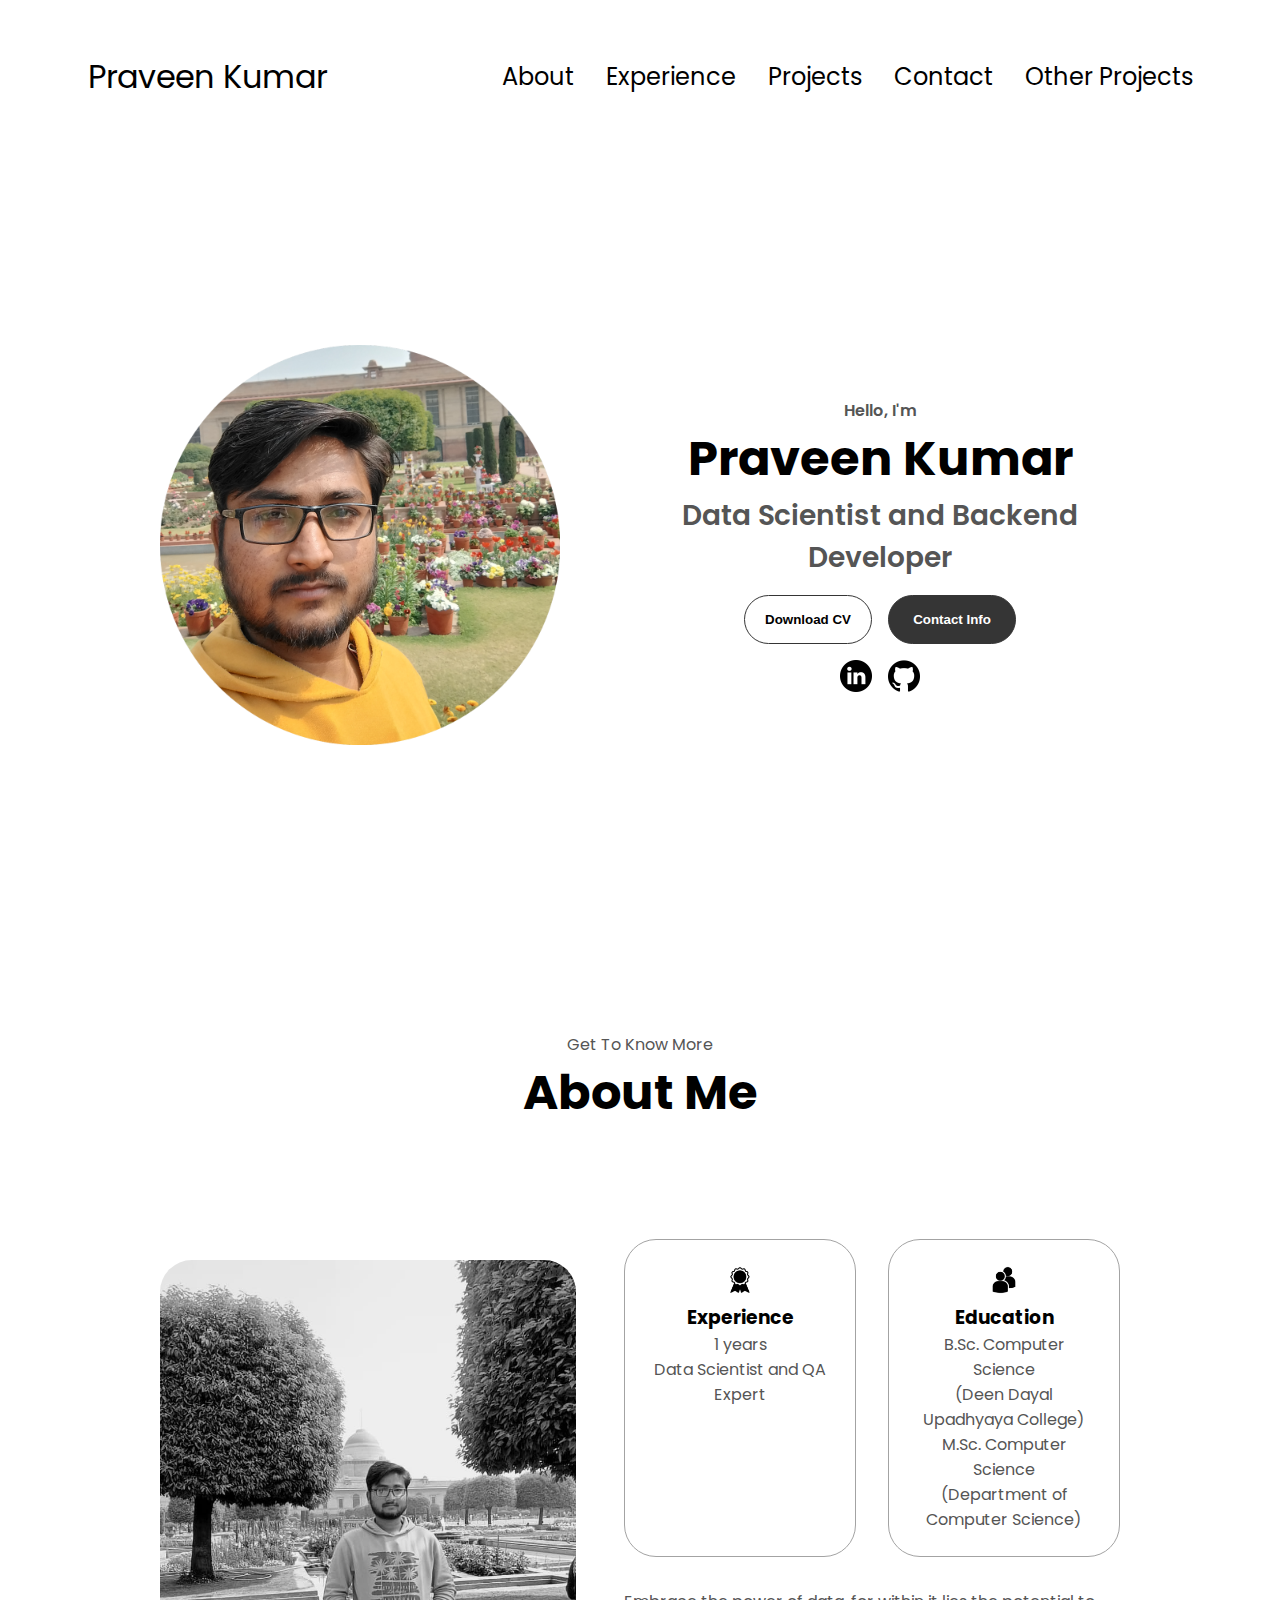
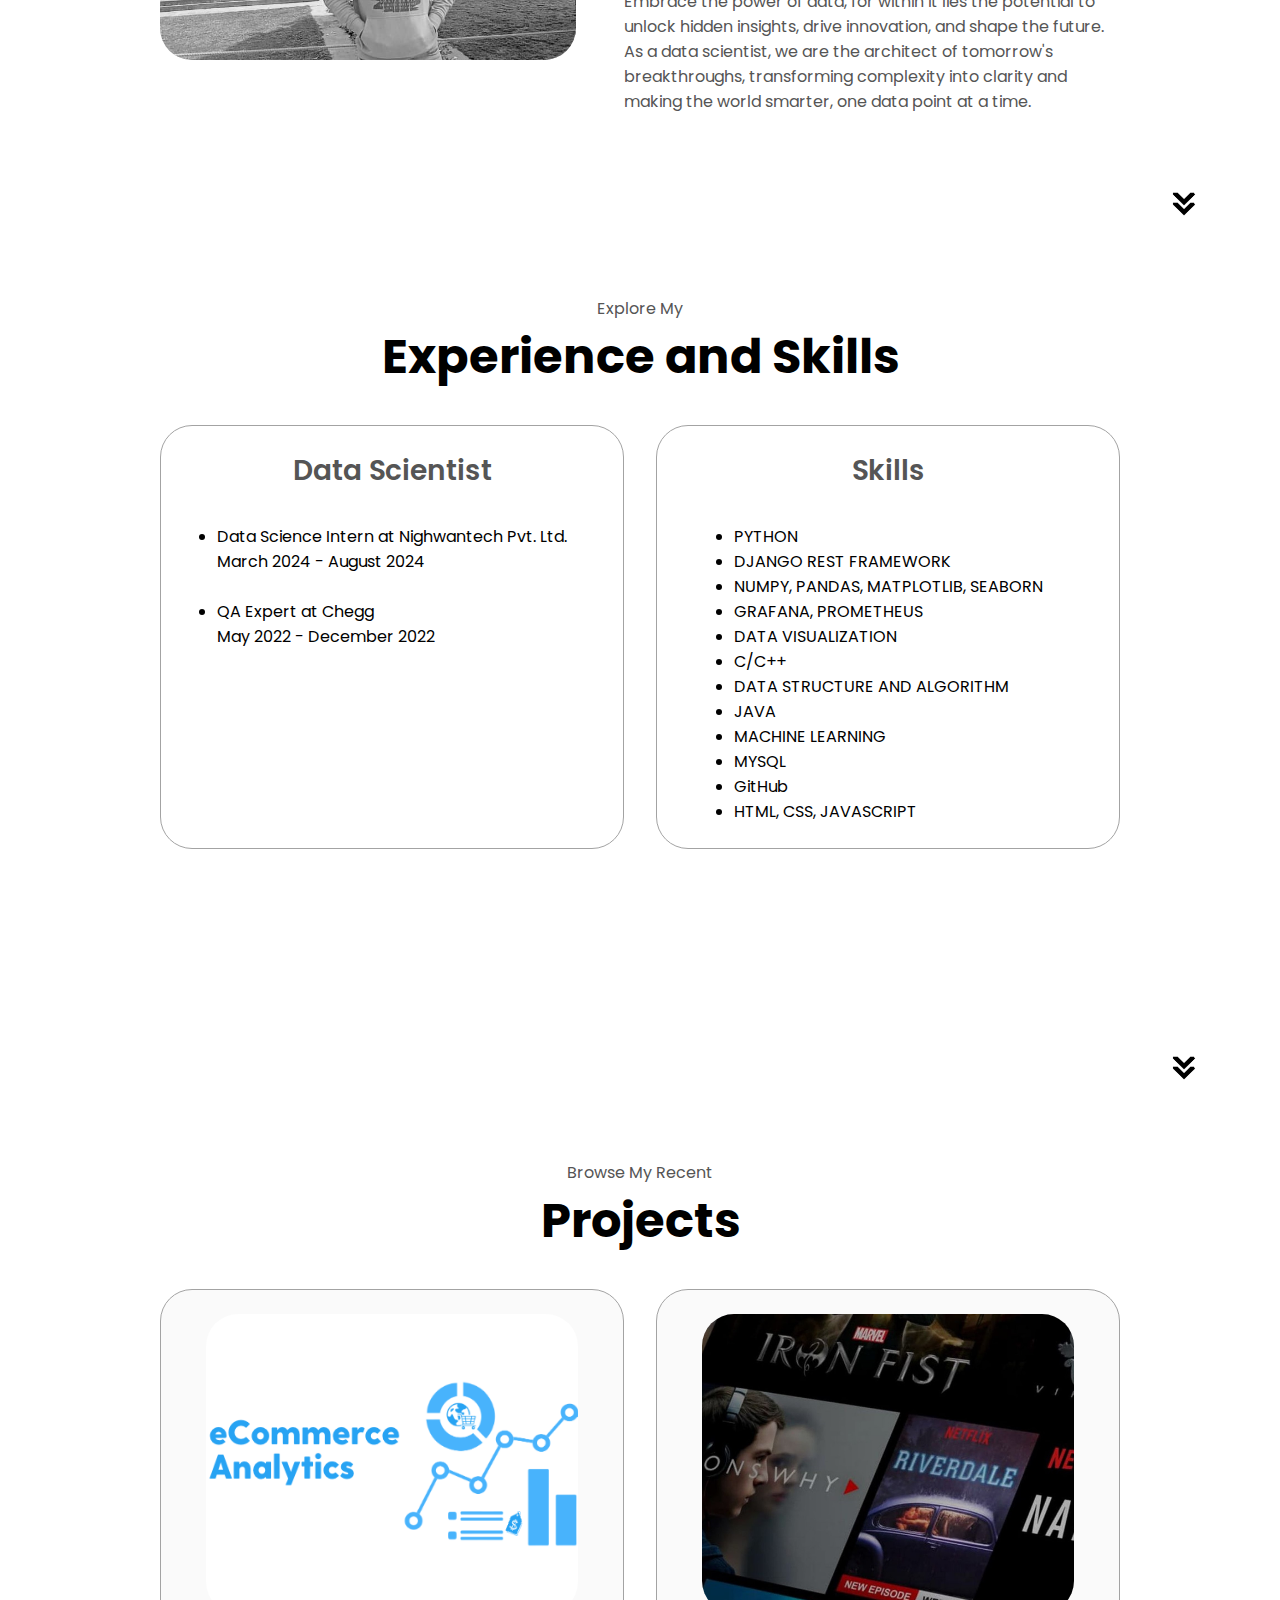
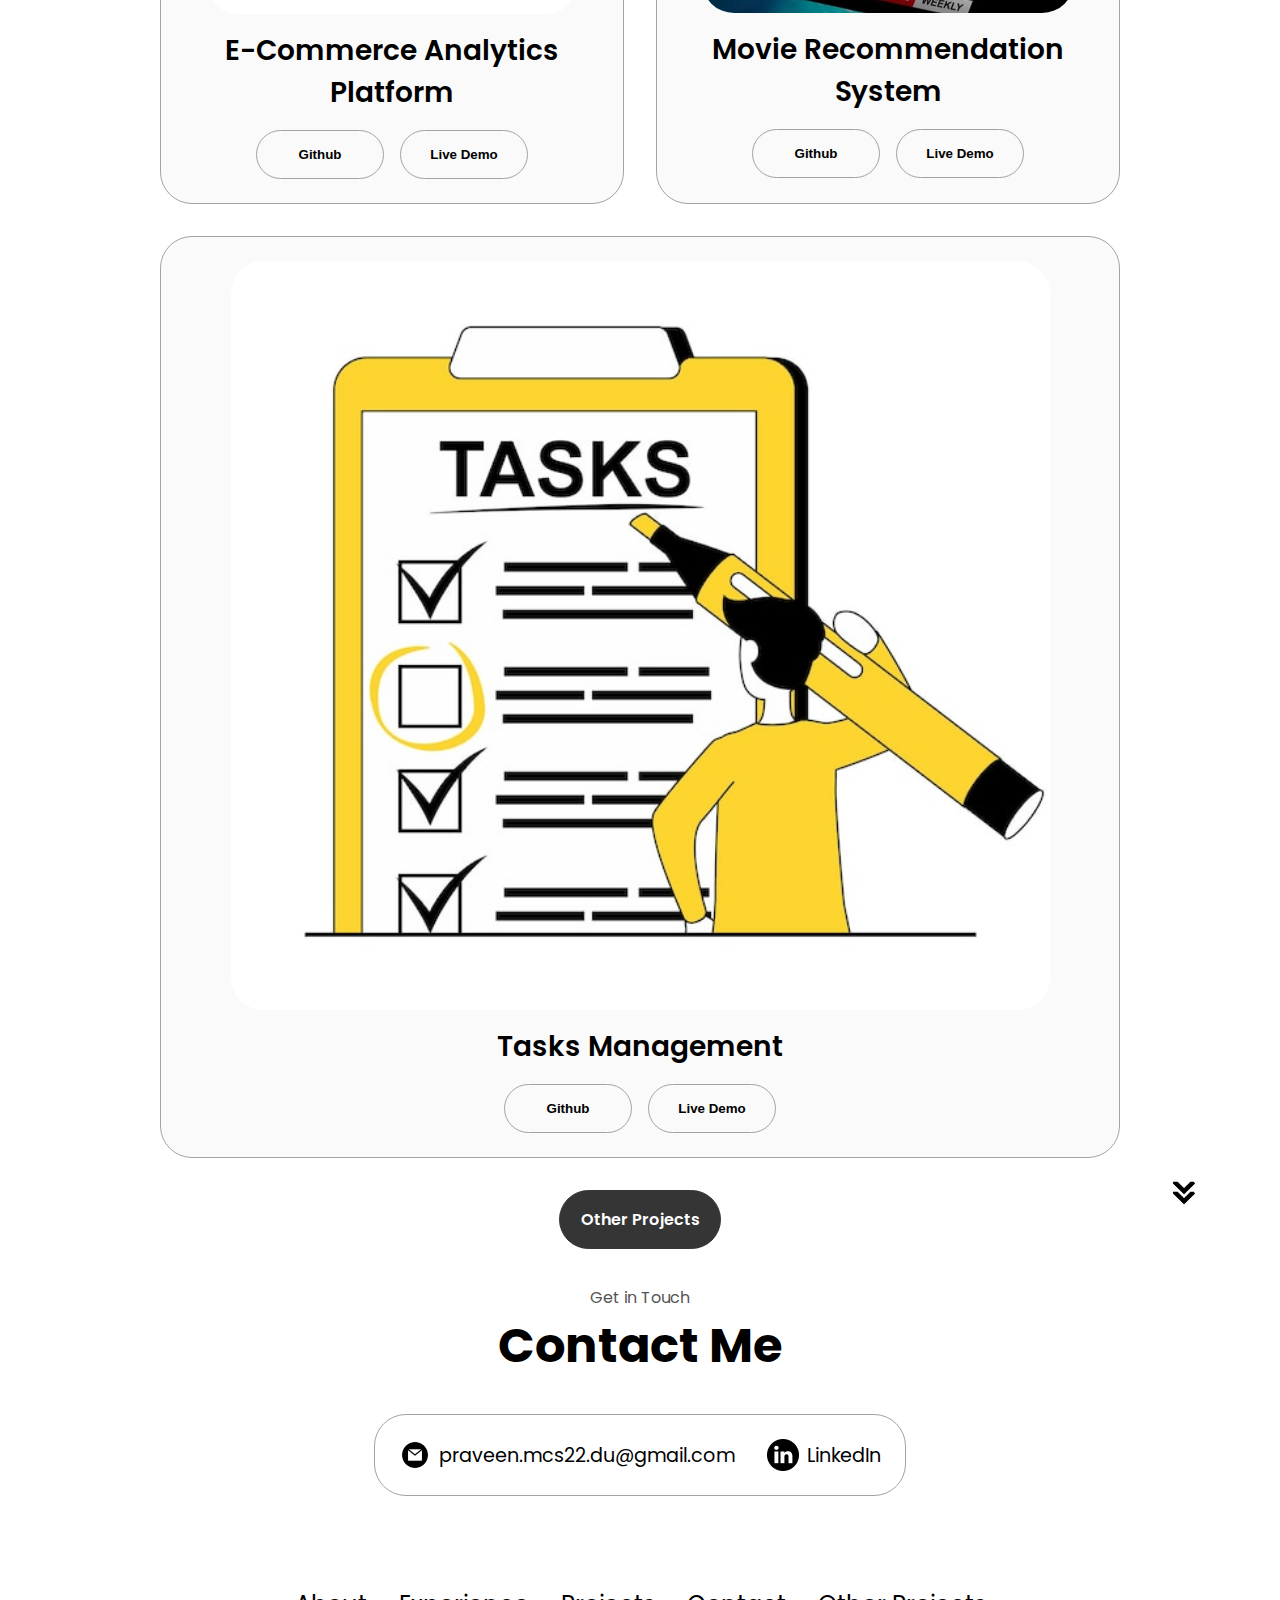
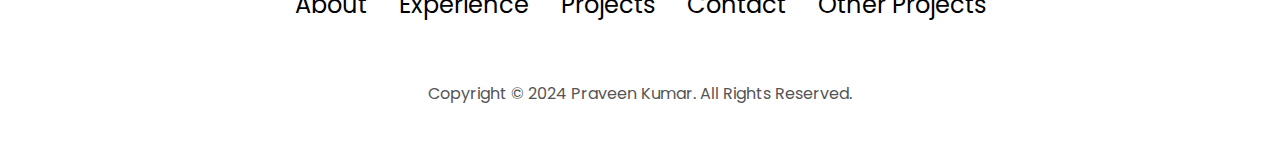
<file: index.html>
<!DOCTYPE html>
<html lang="en">
  <head>
    <meta charset="UTF-8" />
    <meta http-equiv="X-UA-Compatible" content="IE=edge" />
    <meta name="viewport" content="width=device-width, initial-scale=1.0" />
    <title>My Portfolio</title>
    <link rel="stylesheet" href="style.css" />
    <link rel="stylesheet" href="mediaqueries.css" />
  </head>
  <body>
    <nav id="desktop-nav">
      <div class="logo">Praveen Kumar</div>
      <div>
        <ul class="nav-links">
          <li><a href="#about">About</a></li>
          <li><a href="#experience">Experience</a></li>
          <li><a href="#projects">Projects</a></li>
          <li><a href="#contact">Contact</a></li>
          <li><a href="other-projects.html">Other Projects</a></li>
        </ul>
      </div>
    </nav>
    <nav id="hamburger-nav">
      <div class="logo">Praveen Kumar</div>
      <div class="hamburger-menu">
        <div class="hamburger-icon" onclick="toggleMenu()">
          <span></span>
          <span></span>
          <span></span>
        </div>
        <div class="menu-links">
          <li><a href="#about" onclick="toggleMenu()">About</a></li>
          <li><a href="#experience" onclick="toggleMenu()">Experience</a></li>
          <li><a href="#projects" onclick="toggleMenu()">Projects</a></li>
          <li><a href="#contact" onclick="toggleMenu()">Contact</a></li>
          <li><a href="other-projects.html">Other Projects</a></li>
        </div>
      </div>
    </nav>
    <section id="profile">
      <div class="section__pic-container">
        <img src="./assets/profile-praveen.png" alt="John Doe profile picture" />
      </div>
      <div class="section__text">
        <p class="section__text__p1">Hello, I'm</p>
        <h1 class="title">Praveen Kumar</h1>
        <p class="section__text__p2">Data Scientist and Backend Developer</p>
        <div class="btn-container">
          <button
            class="btn btn-color-2"
            onclick="window.open('./assets/Praveen-Kumar-Msc-Software-Developer.pdf', '_blank')"
          >
            Download CV
          </button>
          <button class="btn btn-color-1" onclick="location.href='./#contact'">
            Contact Info
          </button>
        </div>
        <div id="socials-container">
          <img
            src="./assets/linkedin.png"
            alt="My LinkedIn profile"
            class="icon"
            onclick="window.open('https://www.linkedin.com/in/praveen-kumar-theasurus/', '_blank')"
          />
          <img
            src="./assets/github.png"
            alt="My Github profile"
            class="icon"
            onclick="window.open('https://github.com/praveenkumar0607/', '_blank')"
          />
        </div>
      </div>
    </section>
    <section id="about">
      <p class="section__text__p1">Get To Know More</p>
      <h1 class="title">About Me</h1>
      <div class="section-container">
        <div class="section__pic-container">
          <img
            src="./assets/about-pic.jpg"
            alt="Profile picture"
            class="about-pic"
          />
        </div>
        <div class="about-details-container">
          <div class="about-containers">
            <div class="details-container">
              <img
                src="./assets/experience.png"
                alt="Experience icon"
                class="icon"
              />
              <h3>Experience</h3>
              <p>1 years <br />Data Scientist and QA Expert</p>
            </div>
            <div class="details-container">
              <img
                src="./assets/education.png"
                alt="Education icon"
                class="icon"
              />
              <h3>Education</h3>
              <p>B.Sc. Computer Science<br />(Deen Dayal Upadhyaya College)<br />M.Sc. Computer Science<br />(Department of Computer Science)</p>
            </div>
          </div>
          <div class="text-container">
            <p>
              Embrace the power of data, for within it lies the potential to unlock hidden insights, drive innovation, 
              and shape the future. As a data scientist, we are the architect of tomorrow's breakthroughs, transforming 
              complexity into clarity and making the world smarter, one data point at a time.
            </p>
          </div>
        </div>
      </div>
      <img
        src="./assets/arrow.png"
        alt="Arrow icon"
        class="icon arrow"
        onclick="location.href='./#experience'"
      />
    </section>
    <section id="experience">
      <p class="section__text__p1">Explore My</p>
      <h1 class="title">Experience and Skills</h1>
      <div class="experience-details-container">
        <div class="about-containers">
          <div class="details-container">
            <h2 class="experience-sub-title">Data Scientist</h2>
            <div class="article-container">
              <ul>
                <li>Data Science Intern at Nighwantech Pvt. Ltd.<br>
                    March 2024 - August 2024
                </li><br>
                <li>QA Expert at Chegg<br>
                  May 2022 - December 2022
                </li>
              </ul>
            </div>
          </div>
          <div class="details-container">
            <h2 class="experience-sub-title">Skills</h2>
            <div class="article-container">
              <ul>
                <li>PYTHON</li>
                <li>DJANGO REST FRAMEWORK</li>
                <li>NUMPY, PANDAS, MATPLOTLIB, SEABORN</li>
                <li>GRAFANA, PROMETHEUS</li>
                <li>DATA VISUALIZATION</li>
                <li>C/C++</li>
                <li>DATA STRUCTURE AND ALGORITHM</li>
                <li>JAVA</li>
                <li>MACHINE LEARNING</li>
                <li>MYSQL</li>
                <li>GitHub</li>
                <li>HTML, CSS, JAVASCRIPT</li>
              </ul>
            </div>
          </div>
        </div>
      </div>
      <img
        src="./assets/arrow.png"
        alt="Arrow icon"
        class="icon arrow"
        onclick="location.href='./#projects'"
      />
    </section>
    <section id="projects">
      <p class="section__text__p1">Browse My Recent</p>
      <h1 class="title">Projects</h1>
      <div class="experience-details-container">
        <div class="about-containers">
          <div class="details-container color-container">
            <div class="article-container">
              <img
                src="./assets/project-1.png"
                alt="Project 1"
                class="project-img"
              />
            </div>
            <h2 class="experience-sub-title project-title">E-Commerce Analytics Platform</h2>
            <div class="btn-container">
              <button
                class="btn btn-color-2 project-btn"
                onclick="window.open('https://github.com/praveenkumar0607/', '_blank')"
              >
                Github
              </button>
              <button
                class="btn btn-color-2 project-btn"
                onclick="window.open('https://github.com/praveenkumar0607/', '_blank')"
              >
                Live Demo
              </button>
            </div>
          </div>
          <div class="details-container color-container">
            <div class="article-container">
              <img
                src="./assets/project-2.jpg"
                alt="Project 2"
                class="project-img"
              />
            </div>
            <h2 class="experience-sub-title project-title">Movie Recommendation System</h2>
            <div class="btn-container">
              <button
                class="btn btn-color-2 project-btn"
                onclick="window.open('https://github.com/praveenkumar0607/movie-recommendation-system/', '_blank')"
              >
                Github
              </button>
              <button
                class="btn btn-color-2 project-btn"
                onclick="window.open('https://theasurus.pythonanywhere.com/', '_blank')"
              >
                Live Demo
              </button>
            </div>
          </div>
          <div class="details-container color-container">
            <div class="article-container">
              <img
                src="./assets/Tasks.jpg"
                alt="Project 3"
                class="project-img"
              />
            </div>
            <h2 class="experience-sub-title project-title">Tasks Management</h2>
            <div class="btn-container">
              <button
                class="btn btn-color-2 project-btn"
                onclick="window.open('https://github.com/praveenkumar0607/Task-Manager/', '_blank')"
              >
                Github
              </button>
              <button
                class="btn btn-color-2 project-btn"
                onclick="window.open('https://theasurus2.pythonanywhere.com/', '_blank')"
              >
                Live Demo
              </button>
            </div>
          </div>
        </div>
      </div>
      <!-- New Link Added Here -->
      <div class="btn-container">
        <a href="other-projects.html" class="btn btn-color-1 no-underline">Other Projects</a>
      </div>
      <img
        src="./assets/arrow.png"
        alt="Arrow icon"
        class="icon arrow"
        onclick="location.href='./#contact'"
      />
    </section>
    <section id="contact">
      <p class="section__text__p1">Get in Touch</p>
      <h1 class="title">Contact Me</h1>
      <div class="contact-info-upper-container">
        <div class="contact-info-container">
          <img
            src="./assets/email.png"
            alt="Email icon"
            class="icon contact-icon"
          />
          <p><a href="mailto:praveen.mcs22.du@gmail.com">praveen.mcs22.du@gmail.com</a></p>
        </div>
        <div class="contact-info-container">
          <img
            src="./assets/linkedin.png"
            alt="LinkedIn icon"
            class="icon contact-icon"
          />
          <p><a href="https://www.linkedin.com/in/praveen-kumar-theasurus/" target="_blank">LinkedIn</a></p>
        </div>
      </div>
    </section>
    <footer>
      <nav>
        <div class="nav-links-container">
          <ul class="nav-links">
            <li><a href="#about">About</a></li>
            <li><a href="#experience">Experience</a></li>
            <li><a href="#projects">Projects</a></li>
            <li><a href="#contact">Contact</a></li>
            <li><a href="other-projects.html">Other Projects</a></li>
          </ul>
        </div>
      </nav>
      <p>Copyright &#169; 2024 Praveen Kumar. All Rights Reserved.</p>
    </footer>
    <script src="script.js"></script>
  </body>
</html>
</file>
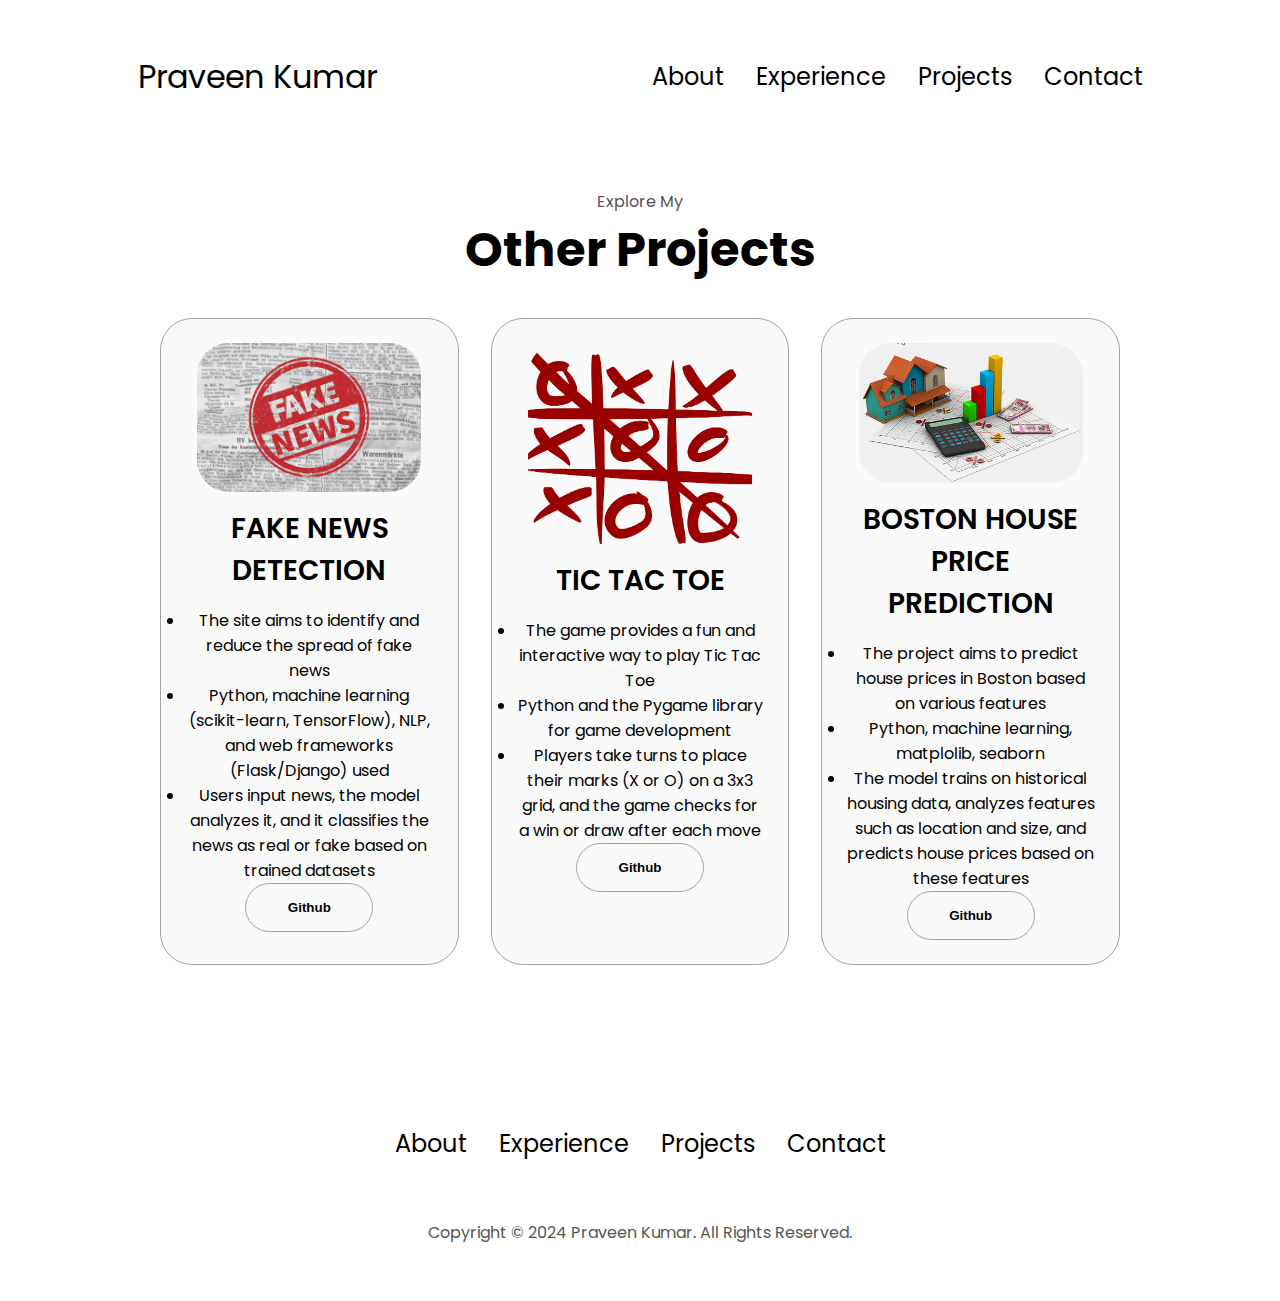
<file: other-projects.html>
<!DOCTYPE html>
<html lang="en">
<head>
<meta charset="UTF-8" />
<meta http-equiv="X-UA-Compatible" content="IE=edge" />
<meta name="viewport" content="width=device-width, initial-scale=1.0" />
<title>Other Projects</title>
<link rel="stylesheet" href="style.css" />
<link rel="stylesheet" href="mediaqueries.css" />
</head>
<body>
<nav id="desktop-nav">
<div class="logo">Praveen Kumar</div>
<div>
    <ul class="nav-links">
    <li><a href="index.html#about">About</a></li>
    <li><a href="index.html#experience">Experience</a></li>
    <li><a href="index.html#projects">Projects</a></li>
    <li><a href="index.html#contact">Contact</a></li>
    </ul>
</div>
</nav>
<nav id="hamburger-nav">
<div class="logo">Praveen Kumar</div>
<div class="hamburger-menu">
    <div class="hamburger-icon" onclick="toggleMenu()">
    <span></span>
    <span></span>
    <span></span>
    </div>
    <div class="menu-links">
    <li><a href="index.html#about" onclick="toggleMenu()">About</a></li>
    <li><a href="index.html#experience" onclick="toggleMenu()">Experience</a></li>
    <li><a href="index.html#projects" onclick="toggleMenu()">Projects</a></li>
    <li><a href="index.html#contact" onclick="toggleMenu()">Contact</a></li>
    </div>
</div>
</nav>
<section id="other-projects">
<p class="section__text__p1">Explore My</p>
<h1 class="title">Other Projects</h1>
<div class="experience-details-container">
    <div class="about-containers">
    <div class="details-container color-container">
        <div class="article-container">
        <img
            src="./assets/fake-news.png"
            alt="Project 1"
            class="project-img"
        />
        </div>
        <h2 class="experience-sub-title project-title">FAKE NEWS DETECTION</h2>
        <p>
            <li>The site aims to identify and reduce the spread of fake news</li>
            <li>Python, machine learning (scikit-learn, TensorFlow), NLP, and web frameworks (Flask/Django) used</li>
            <li>Users input news, the model analyzes it, and it classifies the news as real or fake based on trained datasets</li>
        </p>
        <div class="btn-container">
        <button
            class="btn btn-color-2 project-btn"
            onclick="window.open('https://github.com/praveenkumar0607/Fake-News-Detection', '_blank')"
        >
            Github
        </button>
        </div>
    </div>
    <div class="details-container color-container">
        <div class="article-container">
        <img
            src="./assets/Tic_tac_toe.svg.png"
            alt="Project 2"
            class="project-img"
        />
        </div>
        <h2 class="experience-sub-title project-title">TIC TAC TOE</h2>
        <p>
            <li>The game provides a fun and interactive way to play Tic Tac Toe</li>
            <li>Python and the Pygame library for game development</li>
            <li>Players take turns to place their marks (X or O) on a 3x3 grid, and the game checks for a win or draw after each move</li>
        </p>
        <div class="btn-container">
        <button
            class="btn btn-color-2 project-btn"
            onclick="window.open('https://github.com/praveenkumar0607/Tic-Tac-Toe-Python-Pygame', '_blank')"
        >
            Github
        </button>
        </div>
    </div>
    <div class="details-container color-container">
        <div class="article-container">
        <img
            src="./assets/boston-house.png"
            alt="Project 3"
            class="project-img"
        />
        </div>
        <h2 class="experience-sub-title project-title">BOSTON HOUSE PRICE PREDICTION</h2>
        <p>
            <li>The project aims to predict house prices in Boston based on various features</li>
            <li>Python, machine learning, matplolib, seaborn</li>
            <li>The model trains on historical housing data, analyzes features such as location and size, and predicts house prices based on these features</li>
        </p>
        <div class="btn-container">
        <button
            class="btn btn-color-2 project-btn"
            onclick="window.open('https://github.com/praveenkumar0607/BostonHousePricePrediction', '_blank')"
        >
            Github
        </button>
        </div>
    </div>
    <!-- Add more project boxes as needed -->
    </div>
</div>
</section>
<br><br>
<footer>
<nav>
    <div class="nav-links-container">
    <ul class="nav-links">
        <li><a href="index.html#about">About</a></li>
        <li><a href="index.html#experience">Experience</a></li>
        <li><a href="index.html#projects">Projects</a></li>
        <li><a href="index.html#contact">Contact</a></li>
    </ul>
    </div>
</nav>
<p>Copyright &#169; 2024 Praveen Kumar. All Rights Reserved.</p>
</footer>
<script src="script.js"></script>
</body>
</html>
</file>
<file: style.css>
/* GENERAL */

@import url("https://fonts.googleapis.com/css2?family=Poppins:wght@300;400;500;600&display=swap");

* {
  margin: 0;
  padding: 0;
}

body {
  font-family: "Poppins", sans-serif;
}

html {
  scroll-behavior: smooth;
}

p {
  color: rgb(85, 85, 85);
}

/* TRANSITION */

a,
.btn {
  transition: all 300ms ease;
}

/* DESKTOP NAV */

nav,
.nav-links {
  display: flex;
}

nav {
  justify-content: space-around;
  align-items: center;
  height: 17vh;
}

.nav-links {
  gap: 2rem;
  list-style: none;
  font-size: 1.5rem;
}

a {
  color: black;
  text-decoration: none;
  text-decoration-color: white;
}

a:hover {
  color: grey;
  text-decoration: underline;
  text-underline-offset: 1rem;
  text-decoration-color: rgb(181, 181, 181);
}

.logo {
  font-size: 2rem;
}

.logo:hover {
  cursor: default;
}

/* HAMBURGER MENU */

#hamburger-nav {
  display: none;
}

.hamburger-menu {
  position: relative;
  display: inline-block;
}

.hamburger-icon {
  display: flex;
  flex-direction: column;
  justify-content: space-between;
  height: 24px;
  width: 30px;
  cursor: pointer;
}

.hamburger-icon span {
  width: 100%;
  height: 2px;
  background-color: black;
  transition: all 0.3 ease-in-out;
}

.menu-links {
  position: absolute;
  top: 100%;
  right: 0;
  background-color: white;
  width: fit-content;
  max-height: 0;
  overflow: hidden;
  transition: all 0.3 ease-in-out;
}

.menu-links a {
  display: block;
  padding: 10px;
  text-align: center;
  font-size: 1.5rem;
  color: black;
  text-decoration: none;
  transition: all 0.3 ease-in-out;
}

.menu-links li {
  list-style: none;
}

.menu-links.open {
  max-height: 300px;
}

.hamburger-icon.open span:first-child {
  transform: rotate(45deg) translate(10px, 5px);
}

.hamburger-icon.open span:nth-child(2) {
  opacity: 0;
}

.hamburger-icon.open span:last-child {
  transform: rotate(-45deg) translate(10px, -5px);
}

.hamburger-icon span:first-child {
  transform: none;
}

.hamburger-icon span:first-child {
  opacity: 1;
}

.hamburger-icon span:first-child {
  transform: none;
}

/* SECTIONS */

section {
  padding-top: 4vh;
  height: 96vh;
  margin: 0 10rem;
  box-sizing: border-box;
  min-height: fit-content;
}

.section-container {
  display: flex;
}

/* PROFILE SECTION */

#profile {
  display: flex;
  justify-content: center;
  gap: 5rem;
  height: 80vh;
}

.section__pic-container {
  display: flex;
  height: 400px;
  width: 400px;
  margin: auto 0;
}

.section__text {
  align-self: center;
  text-align: center;
}

.section__text p {
  font-weight: 600;
}

.section__text__p1 {
  text-align: center;
}

.section__text__p2 {
  font-size: 1.75rem;
  margin-bottom: 1rem;
}

.title {
  font-size: 3rem;
  text-align: center;
}

#socials-container {
  display: flex;
  justify-content: center;
  margin-top: 1rem;
  gap: 1rem;
}

/* ICONS */

.icon {
  cursor: pointer;
  height: 2rem;
}

/* BUTTONS */

.btn-container {
  display: flex;
  justify-content: center;
  gap: 1rem;
}

.btn {
  font-weight: 600;
  transition: all 300ms ease;
  padding: 1rem;
  width: 8rem;
  border-radius: 2rem;
}

.btn-color-1,
.btn-color-2 {
  border: rgb(53, 53, 53) 0.1rem solid;
}

.btn-color-1:hover,
.btn-color-2:hover {
  cursor: pointer;
}

.btn-color-1,
.btn-color-2:hover {
  background: rgb(53, 53, 53);
  color: white;
}

.btn-color-1:hover {
  background: rgb(0, 0, 0);
}

.btn-color-2 {
  background: none;
}

.btn-color-2:hover {
  border: rgb(255, 255, 255) 0.1rem solid;
}

.btn-container {
  gap: 1rem;
}

/* ABOUT SECTION */

#about {
  position: relative;
}

.about-containers {
  gap: 2rem;
  margin-bottom: 2rem;
  margin-top: 2rem;
}

.about-details-container {
  justify-content: center;
  flex-direction: column;
}

.about-containers,
.about-details-container {
  display: flex;
}

.about-pic {
  border-radius: 2rem;
}

.arrow {
  position: absolute;
  right: -5rem;
  bottom: 2.5rem;
}

.details-container {
  padding: 1.5rem;
  flex: 1;
  background: white;
  border-radius: 2rem;
  border: rgb(53, 53, 53) 0.1rem solid;
  border-color: rgb(163, 163, 163);
  text-align: center;
}

.section-container {
  gap: 4rem;
  height: 80%;
}

.section__pic-container {
  height: 400px;
  width: 400px;
  margin: auto 0;
}

/* EXPERIENCE SECTION */

#experience {
  position: relative;
}

.experience-sub-title {
  color: rgb(85, 85, 85);
  font-weight: 600;
  font-size: 1.75rem;
  margin-bottom: 2rem;
}

.experience-details-container {
  display: flex;
  justify-content: center;
  flex-direction: column;
}

.article-container {
  display: flex;
  text-align: initial;
  flex-wrap: wrap;
  flex-direction: row;
  gap: 2.5rem;
  justify-content: space-around;
}

article {
  display: flex;
  width: 10rem;
  justify-content: space-around;
  gap: 0.5rem;
}

article .icon {
  cursor: default;
}

/* PROJECTS SECTION */

#projects {
  position: relative;
}

.color-container {
  border-color: rgb(163, 163, 163);
  background: rgb(250, 250, 250);
}

.project-img {
  border-radius: 2rem;
  width: 90%;
  height: 90%;
}

.project-title {
  margin: 1rem;
  color: black;
}

.project-btn {
  color: black;
  border-color: rgb(163, 163, 163);
}

/* CONTACT */

#contact {
  display: flex;
  justify-content: center;
  flex-direction: column;
  height: 70vh;
}

.contact-info-upper-container {
  display: flex;
  justify-content: center;
  border-radius: 2rem;
  border: rgb(53, 53, 53) 0.1rem solid;
  border-color: rgb(163, 163, 163);
  background: (250, 250, 250);
  margin: 2rem auto;
  padding: 0.5rem;
}

.contact-info-container {
  display: flex;
  align-items: center;
  justify-content: center;
  gap: 0.5rem;
  margin: 1rem;
}

.contact-info-container p {
  font-size: larger;
}

.contact-icon {
  cursor: default;
}

.email-icon {
  height: 2.5rem;
}

/* FOOTER SECTION */

footer {
  height: 26vh;
  margin: 0 1rem;
}

footer p {
  text-align: center;
}

.no-underline {
  text-decoration: none;
  display: inline-block;
  text-align: center;
}

.no-underline:hover {
  text-decoration: none;
}
</file>
<file: mediaqueries.css>
/* Existing media queries */
@media screen and (max-width: 1400px) {
  #profile {
    height: 83vh;
    margin-bottom: 6rem;
  }
  .about-containers {
    flex-wrap: wrap;
  }
  #contact,
  #projects {
    height: fit-content;
  }
}

@media screen and (max-width: 1200px) {
  #desktop-nav {
    display: none;
  }
  #hamburger-nav {
    display: flex;
  }
  #experience,
  .experience-details-container {
    margin-top: 2rem;
  }
  #profile,
  .section-container {
    display: block;
  }
  .arrow {
    display: none;
  }
  section,
  .section-container {
    height: fit-content;
  }
  section {
    margin: 0 5%;
  }
  .section__pic-container {
    width: 275px;
    height: 275px;
    margin: 0 auto 2rem;
  }
  .about-containers {
    margin-top: 0;
  }
}

/* Add new styles for stacking sections on mobile */
@media screen and (max-width: 600px) {
  #contact,
  footer {
    height: 40vh;
  }
  #profile {
    height: 83vh;
    margin-bottom: 0;
  }
  article {
    font-size: 1rem;
  }
  footer nav {
    height: fit-content;
    margin-bottom: 2rem;
  }
  .about-containers,
  .contact-info-upper-container,
  .btn-container {
    flex-wrap: wrap;
  }
  .contact-info-container {
    margin: 0;
  }
  .contact-info-container p,
  .nav-links li a {
    font-size: 1rem;
  }
  .experience-sub-title {
    font-size: 1.25rem;
  }
  .logo {
    font-size: 1.5rem;
  }
  .nav-links {
    flex-direction: column;
    gap: 0.5rem;
    text-align: center;
  }
  .section__pic-container {
    width: auto;
    height: 46vw;
    justify-content: center;
  }
  .section__text__p2 {
    font-size: 1.25rem;
  }
  .title {
    font-size: 2rem;
  }
  .text-container {
    text-align: justify;
  }

  /* New styles for mobile-friendly layout */
  .experience,
  .education,
  .data-scientist,
  .skills {
    width: 100%;
    display: block;
    margin-bottom: 20px;
  }
}
</file>
